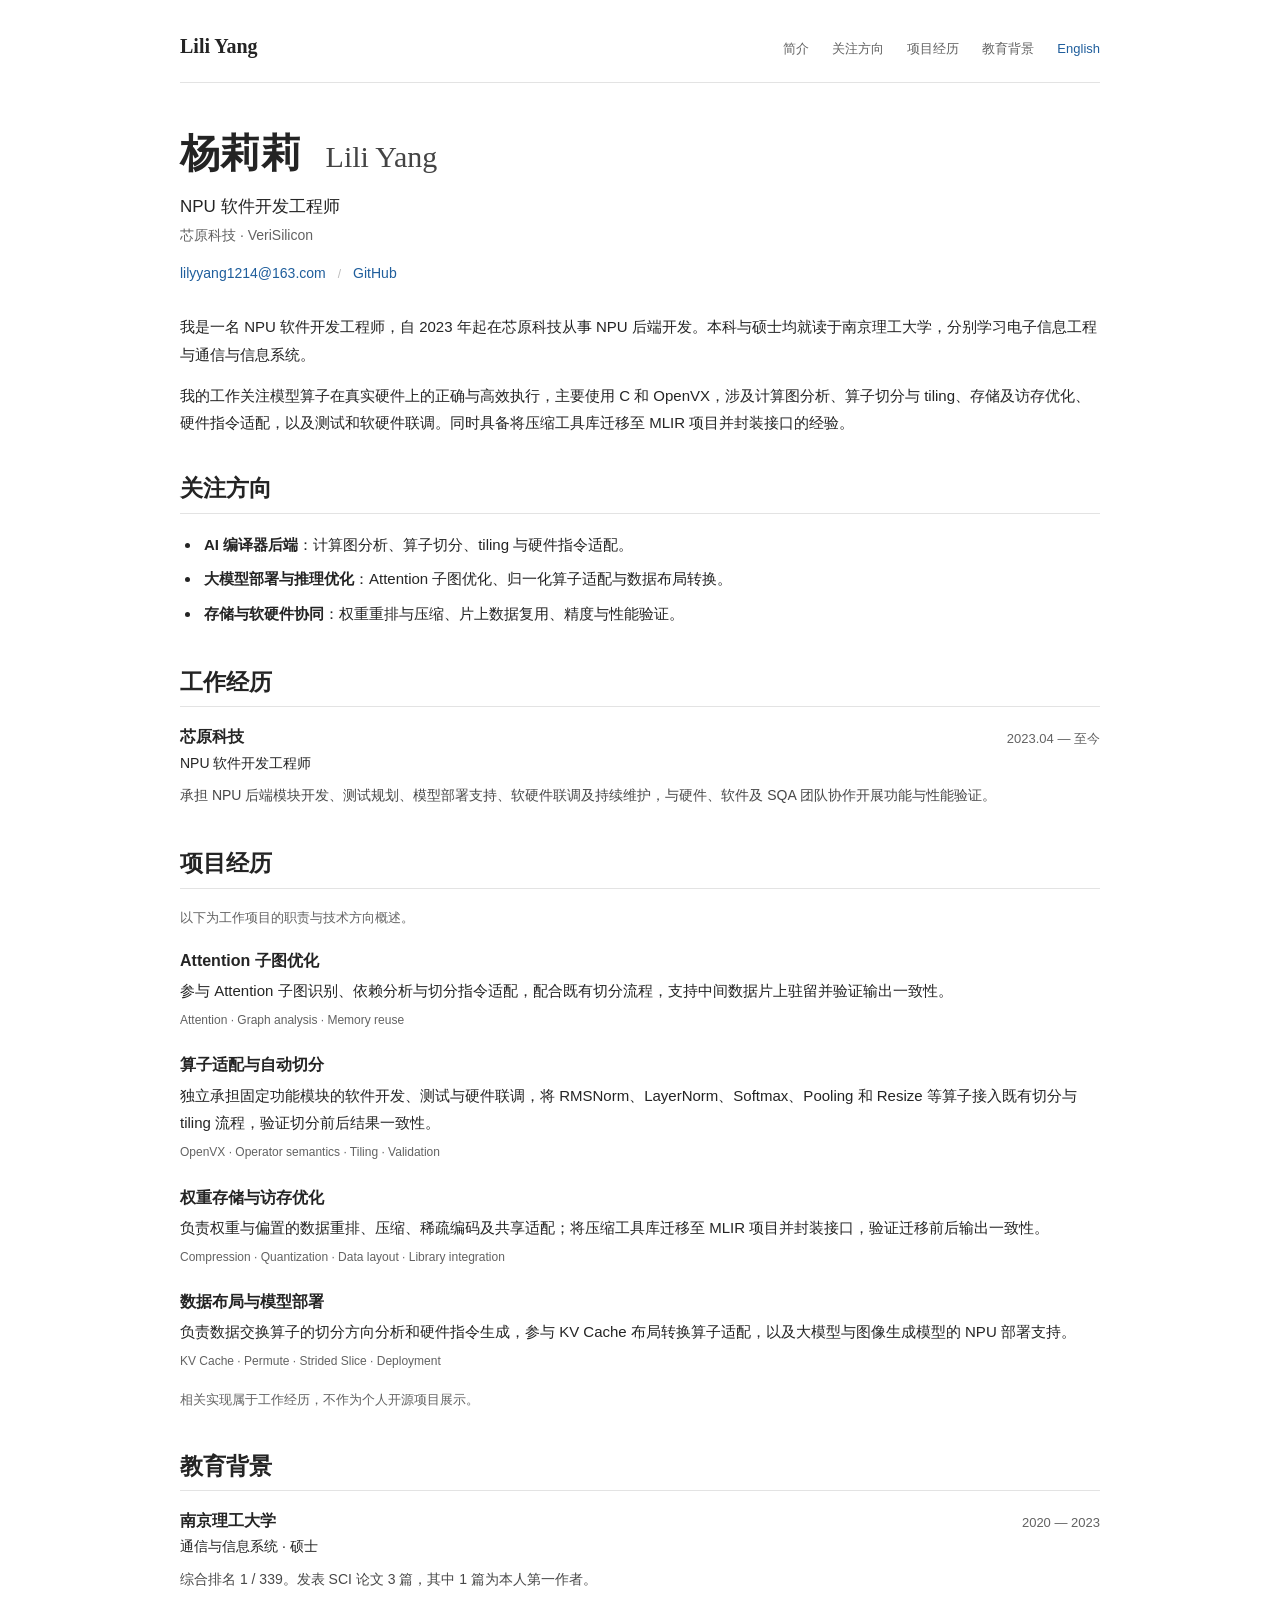
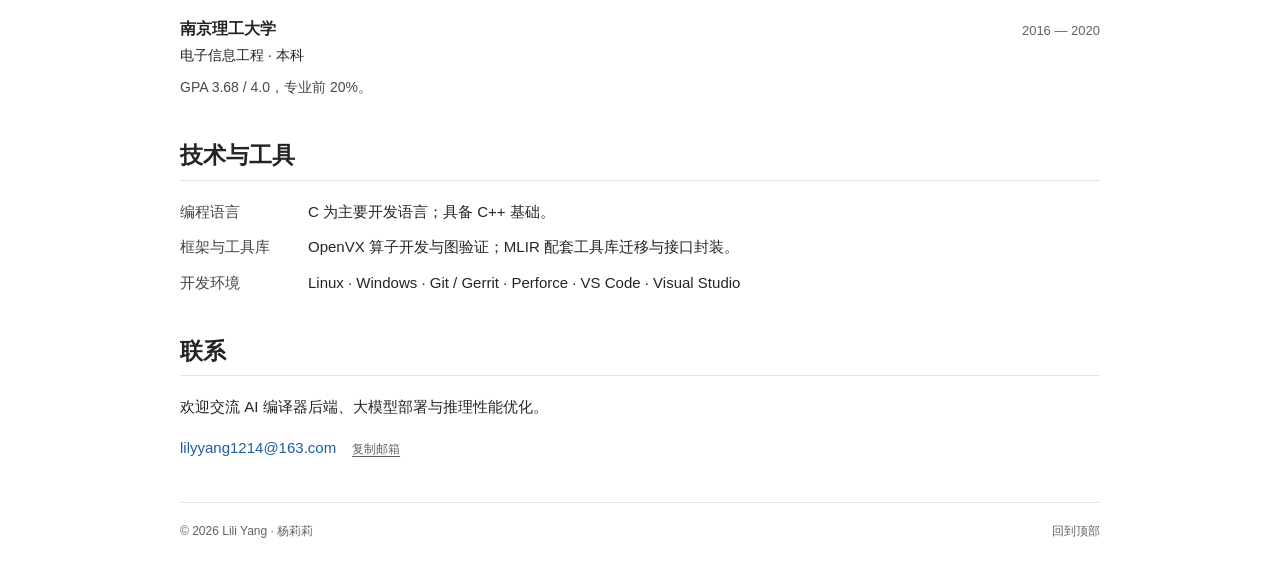
<file: index.html>
<!doctype html>
<html lang="zh-CN">
<head>
  <meta charset="utf-8">
  <meta name="viewport" content="width=device-width, initial-scale=1">
  <meta name="theme-color" content="#ffffff">
  <meta name="color-scheme" content="light">
  <title>杨莉莉 · Lili Yang | NPU 软件开发工程师</title>
  <meta name="description" content="杨莉莉的个人主页。专注 NPU 软件开发、AI 编译器后端、算子适配、存储优化与大模型部署。">
  <meta property="og:title" content="杨莉莉 · Lili Yang">
  <meta property="og:description" content="NPU software engineering · AI compiler backend · Model deployment">
  <meta property="og:type" content="website">
  <meta property="og:url" content="https://yangll98.github.io/">
  <meta property="og:image" content="https://yangll98.github.io/assets/social.png">
  <link rel="canonical" href="https://yangll98.github.io/">
  <link rel="icon" type="image/svg+xml" href="assets/favicon.svg">
  <link rel="stylesheet" href="style.css">
  <script src="script.js" defer></script>
</head>
<body>
  <a class="skip-link" href="#main" data-zh="跳至正文" data-en="Skip to content">跳至正文</a>
  <header class="site-header wrap">
    <a class="site-name" href="#main">Lili Yang</a>
    <nav aria-label="主导航" data-label-zh="主导航" data-label-en="Main navigation">
      <a href="#about" data-zh="简介" data-en="About">简介</a>
      <a href="#interests" data-zh="关注方向" data-en="Interests">关注方向</a>
      <a href="#work" data-zh="项目经历" data-en="Projects">项目经历</a>
      <a href="#education" data-zh="教育背景" data-en="Education">教育背景</a>
      <button id="language-toggle" type="button" aria-label="Switch to English">English</button>
    </nav>
  </header>

  <main id="main" class="wrap">
    <section id="about" class="profile" aria-labelledby="name">
      <div class="profile-heading">
        <h1 id="name">杨莉莉 <span>Lili Yang</span></h1>
        <p class="position" data-zh="NPU 软件开发工程师" data-en="NPU Software Engineer">NPU 软件开发工程师</p>
        <p class="affiliation" data-zh="芯原科技 · VeriSilicon" data-en="VeriSilicon">芯原科技 · VeriSilicon</p>
        <div class="profile-links">
          <a href="mailto:lilyyang1214@163.com">lilyyang1214@163.com</a>
          <span aria-hidden="true">/</span>
          <a href="https://github.com/yangll98" target="_blank" rel="noopener noreferrer">GitHub</a>
        </div>
      </div>
      <div class="biography">
        <p data-zh="我是一名 NPU 软件开发工程师，自 2023 年起在芯原科技从事 NPU 后端开发。本科与硕士均就读于南京理工大学，分别学习电子信息工程与通信与信息系统。" data-en="I am an NPU software engineer at VeriSilicon, where I have worked on NPU backend development since 2023. I received my bachelor's and master's degrees from Nanjing University of Science and Technology, in Electronic Information Engineering and Communication and Information Systems, respectively.">我是一名 NPU 软件开发工程师，自 2023 年起在芯原科技从事 NPU 后端开发。本科与硕士均就读于南京理工大学，分别学习电子信息工程与通信与信息系统。</p>
        <p data-zh="我的工作关注模型算子在真实硬件上的正确与高效执行，主要使用 C 和 OpenVX，涉及计算图分析、算子切分与 tiling、存储及访存优化、硬件指令适配，以及测试和软硬件联调。同时具备将压缩工具库迁移至 MLIR 项目并封装接口的经验。" data-en="My work focuses on correct and efficient execution of model operators on real hardware. I primarily develop in C with OpenVX, working on graph analysis, operator partitioning and tiling, memory optimization, hardware instruction adaptation, testing and hardware–software integration. I also have experience migrating a compression utility library into an MLIR-based project and wrapping its interfaces.">我的工作关注模型算子在真实硬件上的正确与高效执行，主要使用 C 和 OpenVX，涉及计算图分析、算子切分与 tiling、存储及访存优化、硬件指令适配，以及测试和软硬件联调。同时具备将压缩工具库迁移至 MLIR 项目并封装接口的经验。</p>
      </div>
    </section>

    <section id="interests" aria-labelledby="interests-title">
      <h2 id="interests-title" data-zh="关注方向" data-en="Research & Engineering Interests">关注方向</h2>
      <ul class="interests-list">
        <li><strong data-zh="AI 编译器后端" data-en="AI compiler backends">AI 编译器后端</strong><span data-zh="：计算图分析、算子切分、tiling 与硬件指令适配。" data-en=": graph analysis, operator partitioning, tiling and hardware instruction adaptation.">：计算图分析、算子切分、tiling 与硬件指令适配。</span></li>
        <li><strong data-zh="大模型部署与推理优化" data-en="Model deployment & inference optimization">大模型部署与推理优化</strong><span data-zh="：Attention 子图优化、归一化算子适配与数据布局转换。" data-en=": Attention subgraph optimization, normalization operator adaptation and data layout transformations.">：Attention 子图优化、归一化算子适配与数据布局转换。</span></li>
        <li><strong data-zh="存储与软硬件协同" data-en="Memory & hardware–software co-design">存储与软硬件协同</strong><span data-zh="：权重重排与压缩、片上数据复用、精度与性能验证。" data-en=": weight reordering and compression, on-chip data reuse, and accuracy and performance validation.">：权重重排与压缩、片上数据复用、精度与性能验证。</span></li>
      </ul>
    </section>

    <section id="experience" aria-labelledby="experience-title">
      <h2 id="experience-title" data-zh="工作经历" data-en="Professional Experience">工作经历</h2>
      <div class="record">
        <div class="record-main"><h3 data-zh="芯原科技" data-en="VeriSilicon">芯原科技</h3><p class="record-role" data-zh="NPU 软件开发工程师" data-en="NPU Software Engineer">NPU 软件开发工程师</p></div>
        <p class="record-date" data-zh="2023.04 — 至今" data-en="Apr 2023 — Present">2023.04 — 至今</p>
        <p class="record-description" data-zh="承担 NPU 后端模块开发、测试规划、模型部署支持、软硬件联调及持续维护，与硬件、软件及 SQA 团队协作开展功能与性能验证。" data-en="NPU backend module development, test planning, model deployment support, hardware–software integration and ongoing maintenance, collaborating with hardware, software and SQA teams on functionality and performance validation.">承担 NPU 后端模块开发、测试规划、模型部署支持、软硬件联调及持续维护，与硬件、软件及 SQA 团队协作开展功能与性能验证。</p>
      </div>
    </section>

    <section id="work" aria-labelledby="work-title">
      <h2 id="work-title" data-zh="项目经历" data-en="Selected Engineering Projects">项目经历</h2>
      <p class="section-note" data-zh="以下为工作项目的职责与技术方向概述。" data-en="A summary of responsibilities and technical focus in professional projects.">以下为工作项目的职责与技术方向概述。</p>
      <article class="project">
        <h3 data-zh="Attention 子图优化" data-en="Attention Subgraph Optimization">Attention 子图优化</h3>
        <p data-zh="参与 Attention 子图识别、依赖分析与切分指令适配，配合既有切分流程，支持中间数据片上驻留并验证输出一致性。" data-en="Worked on Attention subgraph recognition, dependency analysis and tiling instruction adaptation, supporting on-chip intermediates within the existing tiling workflow and validating output consistency.">参与 Attention 子图识别、依赖分析与切分指令适配，配合既有切分流程，支持中间数据片上驻留并验证输出一致性。</p>
        <p class="keywords">Attention · Graph analysis · Memory reuse</p>
      </article>
      <article class="project">
        <h3 data-zh="算子适配与自动切分" data-en="Operator Adaptation & Automatic Partitioning">算子适配与自动切分</h3>
        <p data-zh="独立承担固定功能模块的软件开发、测试与硬件联调，将 RMSNorm、LayerNorm、Softmax、Pooling 和 Resize 等算子接入既有切分与 tiling 流程，验证切分前后结果一致性。" data-en="Independently developed, tested and integrated software for a fixed-function module, adapting RMSNorm, LayerNorm, Softmax, Pooling and Resize to the existing partitioning and tiling workflow and verifying output consistency.">独立承担固定功能模块的软件开发、测试与硬件联调，将 RMSNorm、LayerNorm、Softmax、Pooling 和 Resize 等算子接入既有切分与 tiling 流程，验证切分前后结果一致性。</p>
        <p class="keywords">OpenVX · Operator semantics · Tiling · Validation</p>
      </article>
      <article class="project">
        <h3 data-zh="权重存储与访存优化" data-en="Weight Storage & Memory Optimization">权重存储与访存优化</h3>
        <p data-zh="负责权重与偏置的数据重排、压缩、稀疏编码及共享适配；将压缩工具库迁移至 MLIR 项目并封装接口，验证迁移前后输出一致性。" data-en="Worked on weight and bias reordering, compression, sparse encoding and sharing. Migrated the compression library into an MLIR-based project, wrapped its interfaces and verified consistent outputs across paths.">负责权重与偏置的数据重排、压缩、稀疏编码及共享适配；将压缩工具库迁移至 MLIR 项目并封装接口，验证迁移前后输出一致性。</p>
        <p class="keywords">Compression · Quantization · Data layout · Library integration</p>
      </article>
      <article class="project">
        <h3 data-zh="数据布局与模型部署" data-en="Data Layout & Model Deployment">数据布局与模型部署</h3>
        <p data-zh="负责数据交换算子的切分方向分析和硬件指令生成，参与 KV Cache 布局转换算子适配，以及大模型与图像生成模型的 NPU 部署支持。" data-en="Worked on partitioning direction analysis and hardware instruction generation for data-exchange operators, KV Cache layout transformation support, and NPU deployment support for language and image-generation models.">负责数据交换算子的切分方向分析和硬件指令生成，参与 KV Cache 布局转换算子适配，以及大模型与图像生成模型的 NPU 部署支持。</p>
        <p class="keywords">KV Cache · Permute · Strided Slice · Deployment</p>
      </article>
      <p class="section-note" data-zh="相关实现属于工作经历，不作为个人开源项目展示。" data-en="The implementations are part of professional work and are not presented as personal open-source projects.">相关实现属于工作经历，不作为个人开源项目展示。</p>
    </section>

    <section id="education" aria-labelledby="education-title">
      <h2 id="education-title" data-zh="教育背景" data-en="Education">教育背景</h2>
      <div class="record">
        <div class="record-main"><h3 data-zh="南京理工大学" data-en="Nanjing University of Science and Technology">南京理工大学</h3><p class="record-role" data-zh="通信与信息系统 · 硕士" data-en="Master’s · Communication and Information Systems">通信与信息系统 · 硕士</p></div>
        <p class="record-date">2020 — 2023</p>
        <p class="record-description" data-zh="综合排名 1 / 339。发表 SCI 论文 3 篇，其中 1 篇为本人第一作者。" data-en="Ranked 1 of 339. Three SCI publications, including one as first author.">综合排名 1 / 339。发表 SCI 论文 3 篇，其中 1 篇为本人第一作者。</p>
      </div>
      <div class="record">
        <div class="record-main"><h3 data-zh="南京理工大学" data-en="Nanjing University of Science and Technology">南京理工大学</h3><p class="record-role" data-zh="电子信息工程 · 本科" data-en="Bachelor’s · Electronic Information Engineering">电子信息工程 · 本科</p></div>
        <p class="record-date">2016 — 2020</p>
        <p class="record-description" data-zh="GPA 3.68 / 4.0，专业前 20%。" data-en="GPA 3.68 / 4.0; top 20%.">GPA 3.68 / 4.0，专业前 20%。</p>
      </div>
    </section>

    <section id="skills" aria-labelledby="skills-title">
      <h2 id="skills-title" data-zh="技术与工具" data-en="Skills & Tools">技术与工具</h2>
      <dl class="skills-list">
        <div><dt data-zh="编程语言" data-en="Languages">编程语言</dt><dd data-zh="C 为主要开发语言；具备 C++ 基础。" data-en="C as my primary development language; foundational C++ knowledge.">C 为主要开发语言；具备 C++ 基础。</dd></div>
        <div><dt data-zh="框架与工具库" data-en="Frameworks">框架与工具库</dt><dd data-zh="OpenVX 算子开发与图验证；MLIR 配套工具库迁移与接口封装。" data-en="OpenVX operator development and graph verification; supporting library migration and interface wrapping for MLIR-based projects.">OpenVX 算子开发与图验证；MLIR 配套工具库迁移与接口封装。</dd></div>
        <div><dt data-zh="开发环境" data-en="Environment">开发环境</dt><dd>Linux · Windows · Git / Gerrit · Perforce · VS Code · Visual Studio</dd></div>
      </dl>
    </section>

    <section id="contact" aria-labelledby="contact-title">
      <h2 id="contact-title" data-zh="联系" data-en="Contact">联系</h2>
      <p data-zh="欢迎交流 AI 编译器后端、大模型部署与推理性能优化。" data-en="Happy to connect about AI compiler backends, model deployment and inference optimization.">欢迎交流 AI 编译器后端、大模型部署与推理性能优化。</p>
      <div class="contact-line"><a href="mailto:lilyyang1214@163.com">lilyyang1214@163.com</a><button id="copy-email" type="button" data-zh="复制邮箱" data-en="Copy email">复制邮箱</button></div>
      <p id="copy-status" class="copy-status" role="status" aria-live="polite"></p>
    </section>
  </main>
  <footer class="site-footer wrap"><span>© <span id="year">2026</span> Lili Yang · 杨莉莉</span><a href="#main" data-zh="回到顶部" data-en="Back to top">回到顶部</a></footer>
</body>
</html>
</file>
<file: style.css>
@charset "UTF-8";
:root {
  color-scheme: light;
  --background: #ffffff;
  --text: #242424;
  --muted: #626262;
  --link: #1f5e9c;
  --rule: #e3e3e3;
  --sans: -apple-system, BlinkMacSystemFont, "Segoe UI", "PingFang SC", "Hiragino Sans GB", "Microsoft YaHei", sans-serif;
  --serif: Georgia, "Times New Roman", "Songti SC", "SimSun", serif;
}
* { box-sizing: border-box; }
html { scroll-behavior: smooth; scroll-padding-top: 28px; background: #ffffff; }
body { margin: 0; color: var(--text); background: #ffffff; font-family: var(--sans); font-size: 15px; line-height: 1.85; -webkit-font-smoothing: antialiased; }
a { color: var(--link); text-decoration: none; text-underline-offset: 3px; }
a:hover { text-decoration: underline; }
button { font: inherit; cursor: pointer; }
a:focus-visible, button:focus-visible { outline: 2px solid var(--link); outline-offset: 4px; }
::selection { color: #111111; background: #dfeaf5; }
.wrap { width: calc(100% - 80px); max-width: 920px; margin-inline: auto; }
.skip-link { position: absolute; left: 20px; top: -70px; z-index: 2; padding: 6px 12px; background: white; border: 1px solid var(--link); }
.skip-link:focus { top: 10px; }
.site-header { display: flex; align-items: baseline; justify-content: space-between; gap: 28px; padding-top: 28px; padding-bottom: 17px; border-bottom: 1px solid var(--rule); }
.site-name { font-family: var(--serif); font-size: 20px; font-weight: 600; color: var(--text); white-space: nowrap; }
nav { display: flex; flex-wrap: wrap; align-items: baseline; gap: 23px; font-size: 13px; }
nav a { color: var(--muted); }
#language-toggle { padding: 0; border: none; background: white; color: var(--link); font-size: 13px; line-height: inherit; }
#language-toggle:hover { text-decoration: underline; }
main { padding-top: 44px; }
section { margin-bottom: 38px; }
.profile { margin-bottom: 35px; }
.profile-heading { margin-bottom: 26px; }
h1 { margin: 0 0 10px; font-family: var(--serif); font-size: 40px; line-height: 1.35; font-weight: 600; letter-spacing: .01em; }
h1 span { margin-left: 14px; color: #444444; font-size: 30px; font-weight: 400; letter-spacing: 0; }
.position { font-size: 17px; margin: 0; }
.affiliation { color: var(--muted); margin: 1px 0 0; font-size: 14px; }
.profile-links { display: flex; flex-wrap: wrap; align-items: center; gap: 12px; font-size: 14px; margin-top: 12px; }
.profile-links>span { color: #bbbbbb; font-size: 12px; }
p { margin: 0 0 13px; }
.biography p:last-child { margin-bottom: 0; }
h2 { margin: 0 0 17px; padding-bottom: 7px; border-bottom: 1px solid var(--rule); font-family: var(--serif); font-size: 23px; line-height: 1.45; font-weight: 600; }
h3 { margin: 0 0 3px; font-size: 16px; line-height: 1.65; font-weight: 600; }
.interests-list { margin: 0; padding-left: 21px; }
.interests-list li { padding-left: 3px; margin-bottom: 7px; }
strong { font-weight: 600; }
.record { display: grid; grid-template-columns: minmax(0, 1fr) auto; column-gap: 25px; row-gap: 3px; margin-bottom: 23px; }
.record:last-child { margin-bottom: 0; }
.record-main { min-width: 0; }
.record-main h3 { margin-bottom: 0; }
.record-role { font-size: 14px; margin: 0; }
.record-date { font-size: 13px; color: var(--muted); white-space: nowrap; margin: 3px 0 0; }
.record-description { grid-column: 1 / -1; color: #484848; font-size: 14px; margin: 4px 0 0; }
.section-note { color: var(--muted); font-size: 13px; margin: 0 0 18px; }
.project { margin-bottom: 22px; }
.project p { margin-bottom: 5px; }
.project .keywords { color: var(--muted); font-size: 12px; line-height: 1.7; }
.project:last-of-type { margin-bottom: 16px; }
.skills-list { margin: 0; }
.skills-list>div { display: grid; grid-template-columns: 112px minmax(0, 1fr); gap: 16px; margin-bottom: 8px; }
.skills-list dt { font-weight: 500; color: #444444; }
.skills-list dd { margin: 0; }
.contact-line { display: flex; flex-wrap: wrap; align-items: baseline; gap: 16px; }
#copy-email { border: 0; padding: 0; background: #ffffff; color: var(--muted); font-size: 12px; text-decoration: underline; text-underline-offset: 3px; }
#copy-email:hover { color: var(--link); }
.copy-status { font-size: 12px; color: var(--muted); margin-top: 6px; margin-bottom: 0; }
.copy-status:empty { display: none; }
#contact { margin-bottom: 40px; }
.site-footer { display: flex; align-items: baseline; justify-content: space-between; gap: 20px; padding-top: 17px; padding-bottom: 30px; border-top: 1px solid var(--rule); font-size: 12px; color: var(--muted); }
.site-footer a { color: var(--muted); }
@media (max-width: 760px) {
  .wrap { width: calc(100% - 44px); }
  .site-header { align-items: flex-start; flex-direction: column; gap: 10px; padding-top: 20px; padding-bottom: 15px; }
  nav { gap: 12px 19px; font-size: 12px; }
  #language-toggle { font-size: 12px; }
  main { padding-top: 31px; }
  h1 { font-size: 35px; }
  h1 span { font-size: 26px; margin-left: 10px; }
  .position { font-size: 16px; }
  .profile-heading { margin-bottom: 22px; }
  h2 { font-size: 22px; margin-bottom: 15px; }
  section { margin-bottom: 32px; }
  .record { column-gap: 18px; }
  .record-main h3 { font-size: 15px; }
  .record-date { font-size: 12px; }
  .skills-list>div { grid-template-columns: 94px minmax(0, 1fr); gap: 12px; }
}
@media (max-width: 440px) {
  body { font-size: 14px; }
  .wrap { width: calc(100% - 36px); }
  nav { gap: 10px 16px; }
  h1 { font-size: 33px; }
  h1 span { font-size: 24px; }
  .record { grid-template-columns: 1fr; row-gap: 2px; }
  .record-date { margin-top: 0; }
  .record-description { margin-top: 4px; }
  .skills-list>div { grid-template-columns: 1fr; gap: 0; margin-bottom: 12px; }
  .profile-links { gap: 10px; font-size: 13px; }
  .site-footer { font-size: 11px; }
}
@media (prefers-reduced-motion: reduce) { html { scroll-behavior: auto; } }
@media print {
  .site-header, .skip-link, #copy-email, .copy-status, .site-footer a { display: none; }
  .wrap { width: 100%; max-width: none; }
  body { font-size: 11px; line-height: 1.65; }
  main { padding-top: 0; }
  h1 { font-size: 30px; }
  h1 span { font-size: 24px; }
  h2 { font-size: 18px; }
  h3 { font-size: 13px; }
  section { margin-bottom: 22px; }
  .record, .project { break-inside: avoid; }
  a { color: inherit; }
}
</file>
